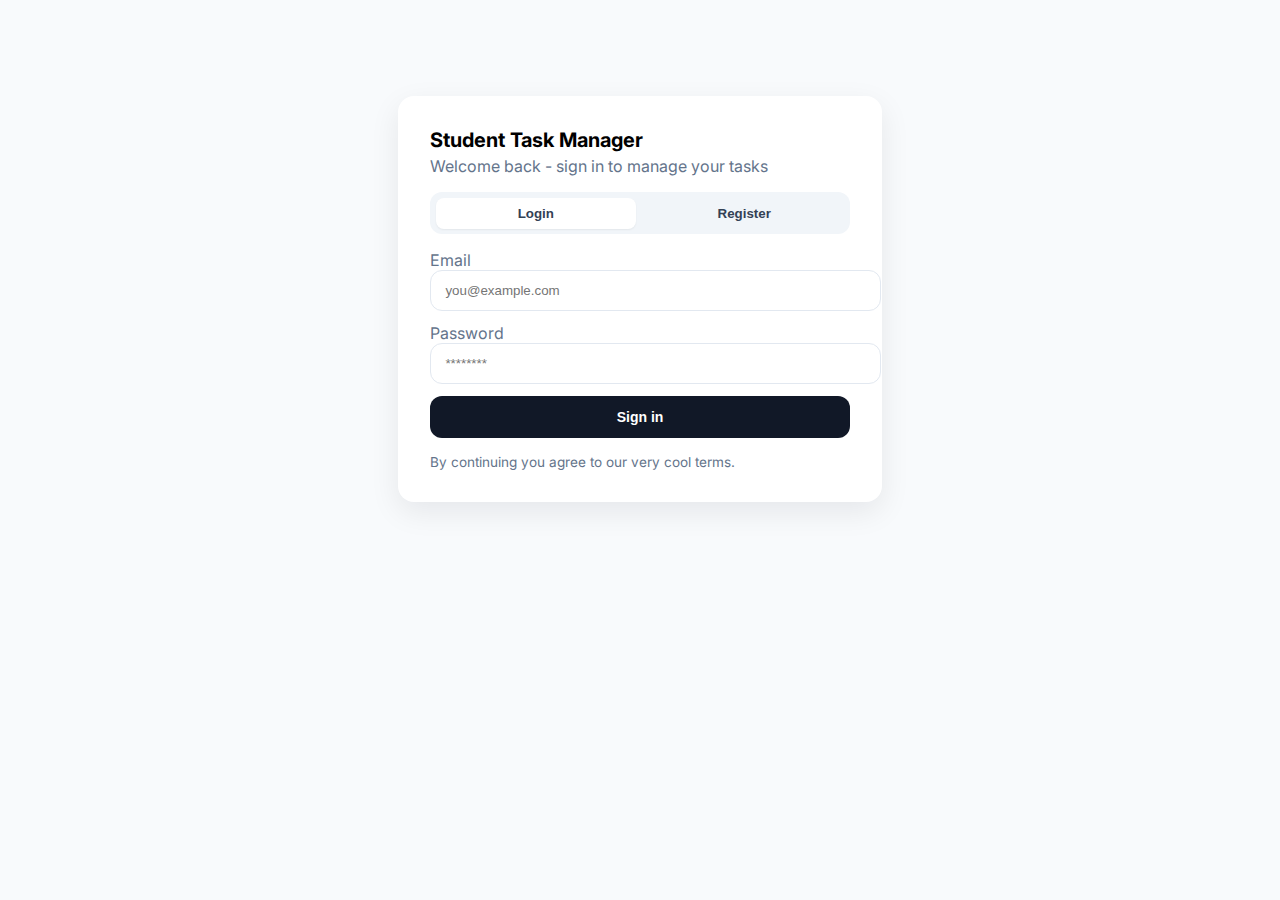
<file: auth.html>
<!DOCTYPE html>
<html lang="en">
<head>
  <meta charset="UTF-8" />
  <meta name="viewport" content="width=device-width, initial-scale=1.0"/>
  <title>Student Task Manager - Sign in</title>
  <link rel="stylesheet" href="assets/styles.css"/>
  <link rel="preconnect" href="https://fonts.googleapis.com">
  <link rel="preconnect" href="https://fonts.gstatic.com" crossorigin>
  <link href="https://fonts.googleapis.com/css2?family=Inter:wght@400;600;700&display=swap" rel="stylesheet">
  <script defer src="assets/auth.js"></script>
  <!-- Compact, page-specific styling for the auth forms. -->
  <style>
    .auth-card{max-width:420px;margin:6rem auto;padding:2rem;background:white;border-radius:1rem;box-shadow:0 10px 30px rgba(2,6,23,.08)}
    .brand{font-weight:700;font-size:1.25rem}
    .muted{color:#64748b}
    .input{width:100%;padding:.75rem .9rem;border:1px solid #e2e8f0;border-radius:.75rem;outline:none}
    .input:focus{border-color:#6366f1;box-shadow:0 0 0 3px rgba(99,102,241,.15)}
    .btn{display:inline-flex;align-items:center;justify-content:center;width:100%;padding:.75rem 1rem;border-radius:.75rem;border:1px solid transparent;background:#111827;color:#fff;font-weight:600}
    .btn:hover{opacity:.95}
    .tab{display:flex;gap:.5rem;background:#f1f5f9;padding:.35rem;border-radius:.75rem;margin:1rem 0}
    .tab button{flex:1;padding:.5rem;border-radius:.5rem;font-weight:600;color:#334155;background:transparent;border:none;cursor:pointer}
    .tab button.active{background:white;box-shadow:0 1px 2px rgba(0,0,0,.06)}
    .error{background:#fee2e2;color:#991b1b;border:1px solid #fecaca;padding:.5rem .75rem;border-radius:.5rem;margin-bottom:.75rem;display:none}
    .success{background:#dcfce7;color:#065f46;border:1px solid #bbf7d0;padding:.5rem .75rem;border-radius:.5rem;margin-bottom:.75rem;display:none}
    .footer{margin-top:1rem;font-size:.85rem}
    body{background:#f8fafc;font-family:Inter,system-ui,Arial,sans-serif}
  </style>
</head>
<body>
  <!-- Authentication card with login and registration forms. -->
  <div class="auth-card">
    <div class="brand">Student Task Manager</div>
    <div class="muted" style="margin-top:.25rem;">Welcome back - sign in to manage your tasks</div>

    <div class="tab" role="tablist" aria-label="Auth switch">
      <button id="tabLogin" class="active" type="button">Login</button>
      <button id="tabRegister" type="button">Register</button>
    </div>

    <div id="msgError" class="error"></div>
    <div id="msgSuccess" class="success"></div>

    <form id="formLogin" autocomplete="on">
      <div style="display:grid;gap:.75rem">
        <div>
          <label class="muted">Email</label>
          <input class="input" type="email" name="email" required placeholder="you@example.com"/>
        </div>
        <div>
          <label class="muted">Password</label>
          <input class="input" type="password" name="password" required placeholder="********"/>
        </div>
        <button class="btn" type="submit">Sign in</button>
      </div>
    </form>

    <form id="formRegister" style="display:none" autocomplete="on">
      <div style="display:grid;gap:.75rem">
        <div>
          <label class="muted">Username</label>
          <input class="input" type="text" name="username" required placeholder="Your name"/>
        </div>
        <div>
          <label class="muted">Email</label>
          <input class="input" type="email" name="email" required placeholder="you@example.com"/>
        </div>
        <div>
          <label class="muted">Password</label>
          <input class="input" type="password" name="password" minlength="6" required placeholder="At least 6 characters"/>
        </div>
        <button class="btn" type="submit">Create account</button>
      </div>
    </form>

    <div class="footer muted">By continuing you agree to our very cool terms.</div>
  </div>
</body>
</html>
</file>
<file: assets/styles.css>
/* Tailwind utilities */
.card {
  background-color: #ffffff;
  border-radius: 1rem;           /* rounded-2xl */
  border: 1px solid rgb(226,232,240); /* border-slate-200 */
  box-shadow: 0 1px 2px rgba(0,0,0,0.04);
}

/* Buttons */
.btn {
  display: inline-flex;
  align-items: center;
  gap: 0.5rem;
  padding: 0.5rem 0.75rem;       /* px-3 py-2 */
  border-radius: 0.75rem;        /* rounded-xl */
  font-size: 0.875rem;           /* text-sm */
  font-weight: 500;
  transition: background-color .2s ease, color .2s ease, opacity .2s ease;
}
.btn-primary {
  background-color: #0284c7;     /* brand-600 */
  color: #fff;
}
.btn-primary:hover { background-color: #0369a1; } /* brand-700 */

.btn-secondary {
  background-color: rgb(241,245,249); /* slate-100 */
  color: rgb(30,41,59);               /* slate-800 */
}
.btn-secondary:hover { background-color: rgb(226,232,240); } /* slate-200 */

.btn-danger {
  background-color: #dc2626;
  color: #fff;
}
.btn-danger:hover { background-color: #b91c1c; }

/* Chips */
.chip {
  display: inline-block;
  padding: 0.125rem 0.5rem;
  border-radius: 9999px;
  font-size: 0.75rem;
  font-weight: 600;
}
.chip-low   { background: #d1fae5; color: #065f46; } /* emerald-100/700 */
.chip-med   { background: #fef3c7; color: #92400e; } /* amber-100/700 */
.chip-high  { background: #fee2e2; color: #b91c1c; } /* red-100/700 */
.chip-alert { background: #dc2626; color: #fff; }    /* red-600 */

/* Inputs */
.input {
  width: 100%;
  padding: 0.5rem 0.75rem;
  border-radius: 0.75rem;
  border: 1px solid rgb(203,213,225);  /* slate-300 */
  outline: none;
}
.input:focus {
  box-shadow: 0 0 0 2px rgba(56,189,248,0.5); /* brand-400 */
}

/* Dialog polyfill-friendly display */
dialog::backdrop {
  background: rgba(0,0,0,0.4);
}
</file>
